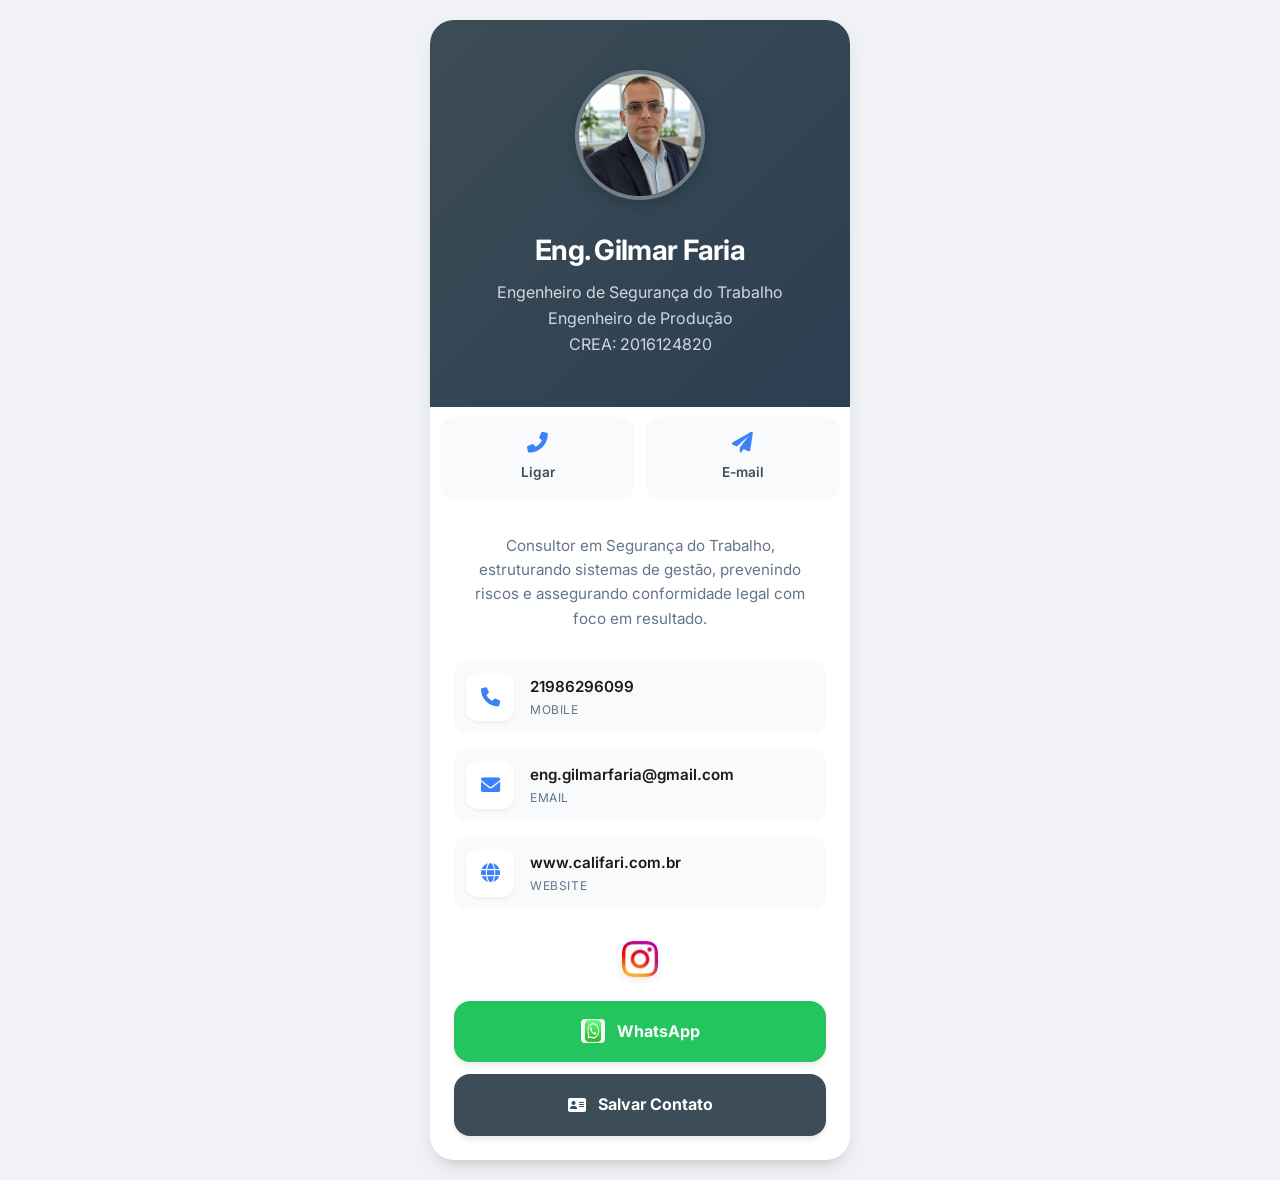
<file: vcard.html>
<!DOCTYPE html>
<html lang="pt-br">

<head>
    <meta charset="UTF-8">
    <meta name="viewport" content="width=device-width, initial-scale=1.0">
    <title>Eng. Gilmar Faria - Cartão Digital</title>
    <link href="https://fonts.googleapis.com/css2?family=Inter:wght@300;400;600;700&display=swap" rel="stylesheet">
    <link rel="stylesheet" href="https://cdnjs.cloudflare.com/ajax/libs/font-awesome/6.0.0/css/all.min.css">
    <style>
        :root {
            --primary-bg: #3c4d57;
            --primary-gradient: linear-gradient(135deg, #3c4d57 0%, #2c3e50 100%);
            --secondary-bg: #f0f2f5;
            --text-color: #1a1a1a;
            --text-light: #64748b;
            --white: #ffffff;
            --accent: #3b82f6;
            --shadow: 0 10px 25px -5px rgba(0, 0, 0, 0.1), 0 8px 10px -6px rgba(0, 0, 0, 0.1);
        }

        * {
            margin: 0;
            padding: 0;
            box-sizing: border-box;
            font-family: 'Inter', system-ui, -apple-system, sans-serif;
        }

        body {
            background-color: var(--secondary-bg);
            color: var(--text-color);
            line-height: 1.6;
            display: flex;
            justify-content: center;
            align-items: center;
            min-height: 100vh;
            padding: 20px;
        }

        .container {
            width: 100%;
            max-width: 420px;
            background-color: var(--white);
            border-radius: 24px;
            box-shadow: var(--shadow);
            overflow: hidden;
            transition: transform 0.3s ease;
        }

        header {
            background: var(--primary-gradient);
            padding: 50px 20px;
            text-align: center;
            color: var(--white);
            position: relative;
        }

        .profile-img-container {
            position: relative;
            display: inline-block;
            margin-bottom: 20px;
        }

        .profile-img {
            width: 130px;
            height: 130px;
            border-radius: 50%;
            border: 4px solid rgba(255, 255, 255, 0.3);
            object-fit: cover;
            box-shadow: 0 4px 15px rgba(0, 0, 0, 0.2);
            transition: transform 0.5s cubic-bezier(0.175, 0.885, 0.32, 1.275);
        }

        .profile-img:hover {
            transform: scale(1.05);
            border-color: rgba(255, 255, 255, 0.5);
        }

        h1 {
            font-size: 1.75rem;
            font-weight: 700;
            margin-bottom: 8px;
            letter-spacing: -0.025em;
        }

        .subtitle {
            font-size: 1rem;
            opacity: 0.9;
            font-weight: 400;
            color: #e2e8f0;
        }

        .quick-actions {
            display: flex;
            padding: 10px;
            background: #fff;
            gap: 10px;
        }

        .action-btn {
            flex: 1;
            padding: 16px;
            text-align: center;
            text-decoration: none;
            color: var(--primary-bg);
            font-weight: 600;
            font-size: 0.85rem;
            display: flex;
            flex-direction: column;
            align-items: center;
            gap: 8px;
            background: #f8fafc;
            border-radius: 16px;
            transition: all 0.2s ease;
        }

        .action-btn:hover {
            background-color: #e2e8f0;
            transform: translateY(-2px);
        }

        .action-btn i {
            font-size: 1.3rem;
            color: var(--accent);
        }

        main {
            padding: 24px;
        }

        .bio {
            font-size: 0.95rem;
            color: var(--text-light);
            margin-bottom: 30px;
            text-align: center;
            padding: 0 10px;
        }

        .contact-list {
            list-style: none;
            display: flex;
            flex-direction: column;
            gap: 16px;
        }

        .contact-item {
            display: flex;
            align-items: center;
            padding: 12px;
            background: #f8fafc;
            border-radius: 12px;
            transition: background 0.3s ease;
        }

        .contact-item:hover {
            background: #f1f5f9;
        }

        .contact-icon {
            width: 48px;
            height: 48px;
            display: flex;
            align-items: center;
            justify-content: center;
            background: #fff;
            border-radius: 12px;
            color: var(--accent);
            font-size: 1.2rem;
            margin-right: 16px;
            box-shadow: 0 2px 4px rgba(0, 0, 0, 0.05);
        }

        .contact-info {
            flex: 1;
        }

        .contact-value {
            display: block;
            font-weight: 600;
            color: var(--text-color);
            text-decoration: none;
            font-size: 0.95rem;
        }

        .contact-label {
            display: block;
            font-size: 0.75rem;
            color: var(--text-light);
            text-transform: uppercase;
            letter-spacing: 0.05em;
        }

        .social-links {
            display: flex;
            justify-content: center;
            gap: 24px;
            margin: 32px 0 16px;
        }

        .social-icon {
            transition: transform 0.3s ease;
        }

        .social-icon:hover {
            transform: scale(1.15);
        }

        .download-btn {
            display: flex;
            align-items: center;
            justify-content: center;
            gap: 12px;
            width: 100%;
            background-color: var(--primary-bg);
            color: var(--white);
            text-align: center;
            padding: 18px;
            border-radius: 16px;
            text-decoration: none;
            font-weight: 700;
            margin-top: 12px;
            transition: all 0.3s ease;
            box-shadow: 0 4px 6px -1px rgba(0, 0, 0, 0.1);
        }

        .download-btn:hover {
            opacity: 0.95;
            transform: translateY(-2px);
            box-shadow: 0 10px 15px -3px rgba(0, 0, 0, 0.1);
        }

        .whatsapp-btn {
            background-color: #22c55e !important;
        }

        @media (max-width: 480px) {
            body {
                padding: 0;
            }

            .container {
                border-radius: 0;
                min-height: 100vh;
                max-width: 100%;
            }
        }
    </style>
</head>

<body>
    <div class="container">
        <header>
            <div class="profile-img-container">
                <img src="assets/gilmar_profile_new.jpg" alt="Eng. Gilmar Faria" class="profile-img">
            </div>
            <h1>Eng. Gilmar Faria</h1>
            <p class="subtitle">Engenheiro de Segurança do Trabalho</p>
            <p class="subtitle">Engenheiro de Produção</p>
            <p class="subtitle">CREA: 2016124820</p>
        </header>

        <div class="quick-actions">
            <a href="tel:021986296099" class="action-btn">
                <i class="fas fa-phone-alt"></i>
                Ligar
            </a>
            <a href="mailto:eng.gilmarfaria@gmail.com" class="action-btn">
                <i class="fas fa-paper-plane"></i>
                E-mail
            </a>
        </div>

        <main>
            <div class="bio">
                Consultor em Segurança do Trabalho, estruturando sistemas de gestão, prevenindo riscos e assegurando
                conformidade legal com foco em resultado.
            </div>

            <div class="contact-list">
                <div class="contact-item">
                    <div class="contact-icon"><i class="fas fa-phone"></i></div>
                    <div class="contact-info">
                        <a href="tel:021986296099" class="contact-value">21986296099</a>
                        <span class="contact-label">Mobile</span>
                    </div>
                </div>

                <div class="contact-item">
                    <div class="contact-icon"><i class="fas fa-envelope"></i></div>
                    <div class="contact-info">
                        <a href="mailto:eng.gilmarfaria@gmail.com" class="contact-value">eng.gilmarfaria@gmail.com</a>
                        <span class="contact-label">Email</span>
                    </div>
                </div>

                <div class="contact-item">
                    <div class="contact-icon"><i class="fas fa-globe"></i></div>
                    <div class="contact-info">
                        <a href="https://www.califari.com.br" target="_blank"
                            class="contact-value">www.califari.com.br</a>
                        <span class="contact-label">Website</span>
                    </div>
                </div>
            </div>

            <div class="social-links">
                <a href="https://www.instagram.com/califari.sst" target="_blank" class="social-icon">
                    <img src="assets/instagram-logo.jpg" alt="Instagram"
                        style="width: 36px; height: 36px; border-radius: 10px; box-shadow: 0 2px 8px rgba(0,0,0,0.1);">
                </a>
            </div>

            <a href="https://wa.me/5521986296099" target="_blank" class="download-btn whatsapp-btn">
                <img src="assets/whatsapp-logo.jpg" alt="WhatsApp"
                    style="width: 24px; height: 24px; border-radius: 4px;">
                WhatsApp
            </a>
            <a href="assets/gilmar_faria.vcf" class="download-btn">
                <i class="fas fa-address-card"></i>
                Salvar Contato
            </a>
        </main>
    </div>
</body>

</html>
</file>
